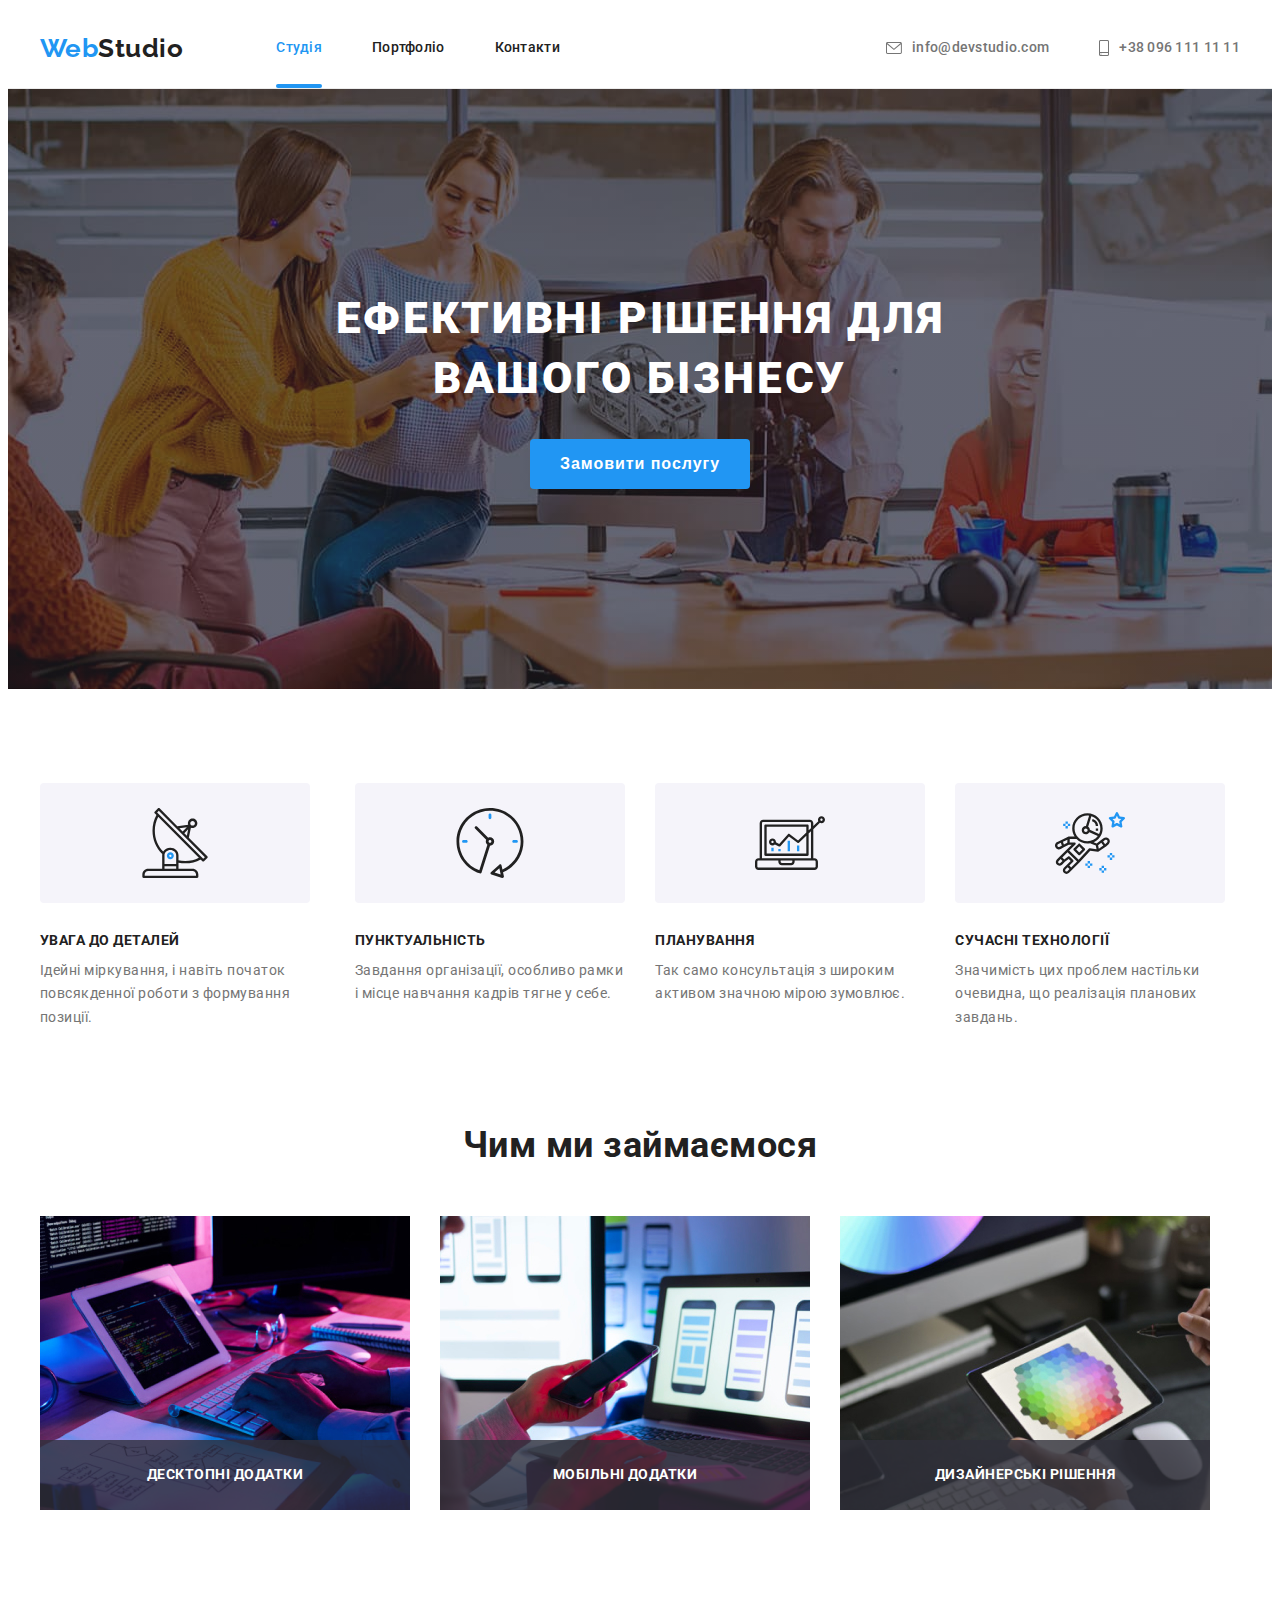
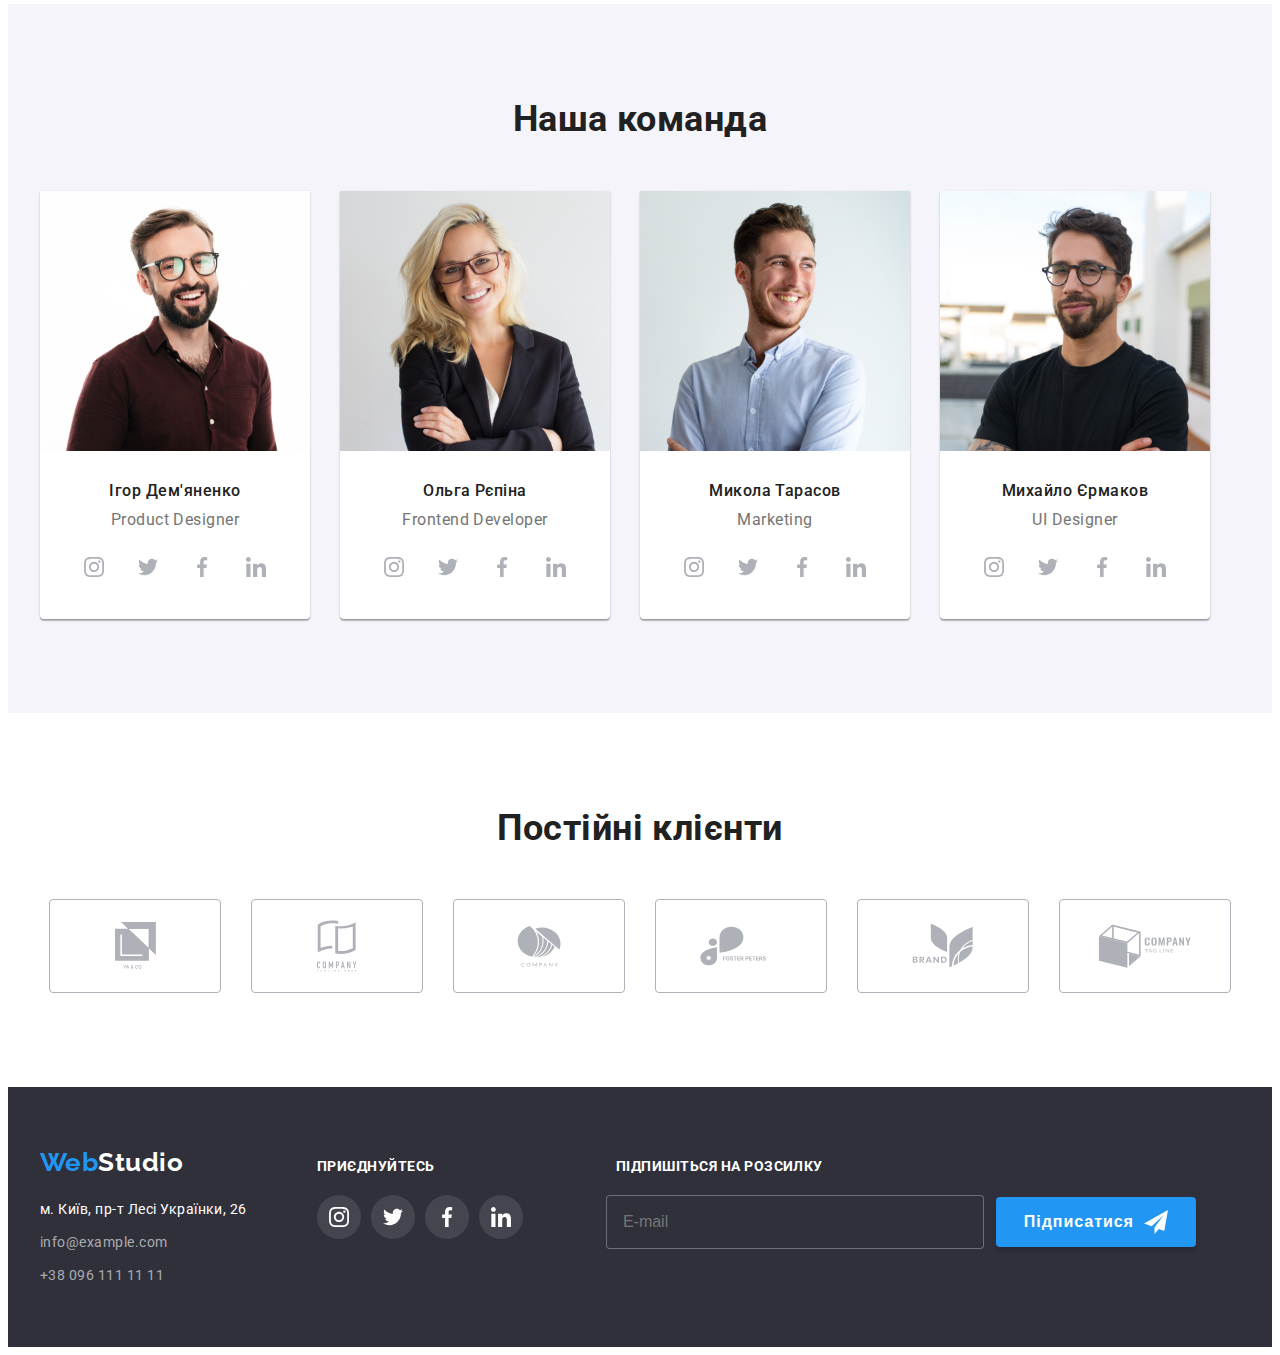
<file: index.html>
<!DOCTYPE html>
<html lang="uk">
<head>
    <meta charset="UTF-8">
    <meta http-equiv="X-UA-Compatible" content="IE=edge">
    <meta name="viewport" content="width=device-width, initial-scale=1.0">
    <title>Студія</title>
    <link rel="preconnect" href="https://fonts.googleapis.com">
    <link rel="preconnect" href="https://fonts.gstatic.com" crossorigin>
    <link href="https://fonts.googleapis.com/css2?family=Raleway:wght@700&family=Roboto:wght@400;500;700;900&display=swap"
        rel="stylesheet">
    <link rel="stylesheet" href="https://cdnjs.cloudflare.com/ajax/libs/modern-normalize/1.1.0/modern-normalize.min.css"
            integrity="sha512-wpPYUAdjBVSE4KJnH1VR1HeZfpl1ub8YT/NKx4PuQ5NmX2tKuGu6U/JRp5y+Y8XG2tV+wKQpNHVUX03MfMFn9Q=="
            crossorigin="anonymous" referrerpolicy="no-referrer">
    <link rel="stylesheet" href="./css/styles.css">
</head>
<body>
                                            <!-- header -->
    <header class="page-header">
        <div class="container page-main-nav">
                                    <!-- header-page-main-nav -->
                <nav class="main-nav">
                    <a href="/" class="logo"><span style="color: #2196F3;">Web</span>Studio</a>
                        <ul class="site-nav list">
                            <li class="item"><a href="./index.html" class="link-studio link">Студія</a></li>
                            <li class="item"><a href="./portfolio.html" class="link">Портфоліо</a></li>
                            <li class="item"><a href="Контакти" class="link">Контакти</a></li>
                        </ul>
                </nav>
                                            <!--header-info-nav -->
                        <ul class="info-nav list">
                            <li class="item"><a href="mailto:info@devstudio.com" class="link mail">
                                <svg class="info-nav-icon-mail" width="16px" height="12px">
                                    <use href="./img/symbol-defs.svg#icon-envelope"></use>
                                </svg> info@devstudio.com</a>
                            </li>

                            <li class="item"><a href="tel:+380961111111" class="link tel">
                                <svg class="info-nav-icon-mobile" width="10px" height="16px">
                                    <use href="./img/symbol-defs.svg#icon-smartphone"></use>
                                </svg>+38 096 111 11 11</a>
                            </li>
                        </ul>
        </div>
    </header>
    <main>
                                            <!-- hero -->
            <section class="hero list">
                <div class="container">
                                        <!-- hero-button -->
                    <h1 class="hero-title list">ЕФЕКТИВНІ РІШЕННЯ ДЛЯ ВАШОГО БІЗНЕСУ</h1>
                    <button type="button" class="button" data-modal-open>Замовити послугу</button>
                </div>
            </section>
                                        <!-- quality-teams-icon -->
            <section class="section produce">
                <h1 class="quality-teams">Команди якості</h1>
                    <div class="container">
                        <ul class="quality list">
                            <li class="icon">
                                <div class="quality-icon-group">
                                    <svg class="icon-group" width="70px" height="70px">
                                        <use href="./img/symbol-defs.svg#icon-antenna-1"></use>
                                    </svg>
                                </div>
                                <h2 class="section-title list">УВАГА ДО ДЕТАЛЕЙ</h2>
                                <p class="section-text list">Ідейні міркування, і навіть початок повсякденної роботи з формування позиції.</p>
                            </li>

                            <li class="icon">
                                <div class="quality-icon-group">
                                    <svg class="icon-group" width="70px" height="70px">
                                        <use href="./img/symbol-defs.svg#icon-clock-1"></use>
                                    </svg>
                                </div>
                                <h2 class="section-title list">ПУНКТУАЛЬНІСТЬ</h2>
                                <p class="section-text list">Завдання організації, особливо рамки і місце навчання кадрів тягне у себе.</p>
                            </li>

                            <li class="icon">
                                <div class="quality-icon-group">
                                    <svg class="icon-group" width="70px" height="70px">
                                        <use href="./img/symbol-defs.svg#icon-diagram-1"></use>
                                    </svg>
                                </div>
                                <h2 class="section-title list">ПЛАНУВАННЯ</h2>
                                <p class="section-text list">Так само консультація з широким активом значною мірою зумовлює.</p>
                            </li>
                            
                            <li class="icon">
                                <div class="quality-icon-group">
                                    <svg class="icon-group" width="70px" height="70px">
                                        <use href="./img/symbol-defs.svg#icon-astronaut-1"></use>
                                    </svg>
                                </div>
                                <h2 class="section-title list">СУЧАСНІ ТЕХНОЛОГІЇ</h2>
                                <p class="section-text list">Значимість цих проблем настільки очевидна, що реалізація планових завдань.</p>
                            </li>
                        </ul>
                    </div>
            </section>
                                        <!--section-subtitle-works  -->
            <section class="section">
                <div class="container">
                    <h2 class="section-subtitle list">Чим ми займаємося</h2>
                        <ul class="page list">
                            
                                <li class="works">
                                    <img src="./img/img.jpg" alt="Создание сайтов" width="370" height="294">
                                    <p class="works-applications">Десктопні додатки</p>
                                </li>
                                
                                <li class="works">
                                    <img src="./img/img(1).jpg" alt="Создание приложений" width="370" height="294">
                                    <p class="works-applications">Мобільні додатки</p>
                                </li>

                                <li class="works">
                                    <img src="./img/img(2).jpg" alt="Дизайн" width="370" height="294">
                                    <p class="works-applications">Дизайнерські рішення</p>
                                </li>
                            
                        </ul>
                    </div>
            </section>
                                        <!-- section-team-card-soc-icons -->
            <section class="section-team">
                <div class="container">
                    <h2 class="section-subtitle list">Наша команда</h2>
                        <ul class="player list">
                            <li class="card"><img src="./img/img3.jpg" alt="Фото участника команды" width="270" height="260">
                            <h3 class="section-name">Ігор Дем'яненко</h3>
                            <p class="section-profession">Product Designer</p>
                                <ul class="soc-icons">
                                    <li class="soc-icons-items">
                                        <a href="#" class="soc-icons-link" target="_blank">
                                        <svg width="20px" height="20px" class="icon">
                                                <use href=".//img/symbol-defs.svg#icon-instagram-2"></use>
                                        </svg></a>
                                    </li>

                                    <li class="soc-icons-items">
                                        <a href="#" class="soc-icons-link" target="_blank">
                                            <svg width="20px" height="20px" class="icon">
                                                <use href=".//img/symbol-defs.svg#icon-twitter-1"></use>
                                            </svg></a>
                                    </li>

                                    <li class="soc-icons-items">
                                        <a href="#" class="soc-icons-link" target="_blank">
                                            <svg width="20px" height="20px" class="icon">
                                                <use href=".//img/symbol-defs.svg#icon-facebook-1"></use>
                                            </svg></a>
                                    </li>

                                    <li class="soc-icons-items">
                                        <a href="#" class="soc-icons-link" target="_blank">
                                            <svg width="20px" height="20px" class="icon">
                                                <use href=".//img/symbol-defs.svg#icon-linkedin-1"></use>
                                            </svg></a>
                                    </li>
                                </ul>
                                
                            <li class="card"><img src="./img/img(4).jpg" alt="Фото участника команды" width="270" height="260">
                            <h3 class="section-name">Ольга Рєпіна</h3>
                            <p class="section-profession">Frontend Developer</p>
                                <ul class="soc-icons">
                                    <li class="soc-icons-items">
                                        <a href="#" class="soc-icons-link" target="_blank">
                                            <svg width="20px" height="20px" class="icon">
                                                <use href="./img/symbol-defs.svg#icon-instagram-2"></use>
                                            </svg>
                                        </a>
                                    </li>
                            
                                    <li class="soc-icons-items">
                                        <a href="#" class="soc-icons-link" target="_blank">
                                            <svg width="20px" height="20px" class="icon">
                                                <use href="./img/symbol-defs.svg#icon-twitter-1"></use>
                                            </svg>
                                        </a>
                                    </li>
                            
                                    <li class="soc-icons-items">
                                        <a href="#" class="soc-icons-link" target="_blank">
                                            <svg width="20px" height="20px" class="icon">
                                                <use href="./img/symbol-defs.svg#icon-facebook-1"></use>
                                            </svg>
                                        </a>
                                    </li>
                            
                                    <li class="soc-icons-items">
                                        <a href="#" class="soc-icons-link" target="_blank">
                                            <svg width="20px" height="20px" class="icon">
                                                <use href="./img/symbol-defs.svg#icon-linkedin-1"></use>
                                            </svg>
                                        </a>
                                    </li>
                                </ul>
                            <li class="card"><img src="./img/img(5).jpg" alt="Фото участника команды" width="270" height="260">
                            <h3 class="section-name">Микола Тарасов</h3>
                            <p class="section-profession">Marketing</p>
                                <ul class="soc-icons">
                                    <li class="soc-icons-items">
                                        <a href="#" class="soc-icons-link" target="_blank">
                                            <svg width="20px" height="20px" class="icon">
                                                <use href="./img/symbol-defs.svg#icon-instagram-2"></use>
                                            </svg>
                                        </a>
                                    </li>
                            
                                    <li class="soc-icons-items">
                                        <a href="#" class="soc-icons-link" target="_blank">
                                            <svg width="20px" height="20px" class="icon">
                                                <use href="./img/symbol-defs.svg#icon-twitter-1"></use>
                                            </svg>
                                        </a>
                                    </li>
                            
                                    <li class="soc-icons-items">
                                        <a href="#" class="soc-icons-link" target="_blank">
                                            <svg width="20px" height="20px" class="icon">
                                                <use href="./img/symbol-defs.svg#icon-facebook-1"></use>
                                            </svg>
                                        </a>
                                    </li>
                            
                                    <li class="soc-icons-items">
                                        <a href="#" class="soc-icons-link" target="_blank">
                                            <svg width="20px" height="20px" class="icon">
                                                <use href="./img/symbol-defs.svg#icon-linkedin-1"></use>
                                            </svg>
                                        </a>
                                    </li>
                                </ul>
                            
                            <li class="card"><img src="./img/img(6).jpg" alt="Фото участника команды" width="270" height="260">
                            <h3 class="section-name">Михайло Єрмаков</h3>
                            <p class="section-profession list">UI Designer</p>
                                <ul class="soc-icons">
                                    <li class="soc-icons-items">
                                        <a href="#" class="soc-icons-link" target="_blank">
                                            <svg width="20px" height="20px" class="icon">
                                                <use href="./img/symbol-defs.svg#icon-instagram-2"></use>
                                            </svg>
                                        </a>
                                    </li>
                            
                                    <li class="soc-icons-items">
                                        <a href="#" class="soc-icons-link" target="_blank">
                                            <svg width="20px" height="20px" class="icon">
                                                <use href="./img/symbol-defs.svg#icon-twitter-1"></use>
                                            </svg>
                                        </a>
                                    </li>
                            
                                    <li class="soc-icons-items">
                                        <a href="#" class="soc-icons-link" target="_blank">
                                            <svg width="20px" height="20px" class="icon">
                                                <use href="./img/symbol-defs.svg#icon-facebook-1"></use>
                                            </svg>
                                        </a>
                                    </li>
                            
                                    <li class="soc-icons-items">
                                        <a href="#" class="soc-icons-link" target="_blank">
                                            <svg width="20px" height="20px" class="icon">
                                                <use href="./img/symbol-defs.svg#icon-linkedin-1"></use>
                                            </svg>
                                        </a>
                                    </li>
                                </ul>
                        </ul>
                </div>
            </section>
                                        <!-- section-subtitle-company-items -->
            <section class="section list">
                <div class="container">
                    <h3 class="section-subtitle list">Постійні клієнти</h3>
                    <ul class="company list">
                        <li class="company-items"><a href="#" class="company-link" target="_blank">
                            <svg width="41px" height="47px" class="company-icon">
                                <use href="./img/symbol-defs.svg#icon-company1"></use>
                            </svg></a>
                        </li>

                        <li class="company-items"><a href="#" class="company-link" target="_blank">
                            <svg width="40px" height="52px" class="company-icon">
                                <use href="./img/symbol-defs.svg#icon-company2"></use>
                            </svg></a>
                        </li>

                        <li class="company-items"><a href="#" class="company-link" target="_blank">
                                <svg width="44px" height="42px" class="company-icon">
                                    <use href="./img/symbol-defs.svg#icon-company3"></use>
                                </svg></a>
                        </li>

                        <li class="company-items"><a href="#" class="company-link" target="_blank">
                                <svg width="84px" height="40px" class="company-icon">
                                    <use href="./img/symbol-defs.svg#icon-company4"></use>
                                </svg></a>
                        </li>

                        <li class="company-items"><a href="#" class="company-link" target="_blank">
                                <svg width="62px" height="45px" class="company-icon">
                                    <use href="./img/symbol-defs.svg#icon-company5"></use>
                                </svg></a>
                        </li>

                        <li class="company-items"><a href="#" class="company-link" target="_blank">
                                <svg width="94px" height="44px" class="company-icon">
                                    <use href="./img/symbol-defs.svg#icon-company6"></use>
                                </svg></a>
                        </li>
                    </ul>
                </div>
            </section>
    </main>
                                    <!-- page-footer-logo-footer-nav -->

<footer class="page-footer">
    <div class="container footer-social list">
        <div class="container-footer list">
            <a href="/" class="footer-logo"><span style="color: #2196F3;">Web</span>Studio</a>
            <address>
                <ul class="footer-nav list">
                    <li class="connection-link"><a href="https://goo.gl/maps/kH2Qosur7JcSxnbW7" target="_blank"
                            class="link">м.
                            Київ, пр-т Лесі Українки, 26</a></li>
                    <li class="connection-info"><a href="mailto:info@example.com" class="info-link">info@example.com</a>
                    </li>
                    <li class="connection-info-link"><a href="tel:+380961111111" class="info-link">+38 096 111 11 11</a>
                    </li>
                </ul>
            </address>
        </div>
                                    <!-- footer-soc-title-soclink -->

        <div class="conteiner footer-soc-icons">
            <p class="footer-soc-title">ПРИЄДНУЙТЕСЬ</p>
                <ul class="footer-soc">
                    <li class="footer-soclink">
                        <a href="#" class="footer-icons-links" target="_blank">
                        <svg width="20px" height="20px" class="footer-icons">
                            <use href="./img/symbol-defs.svg#icon-instagram-2"></use>
                        </svg></a>
                    </li>

                    <li class="footer-soclink">
                        <a href="#" class="footer-icons-links" target="_blank">
                        <svg width="20px" height="20px" class="footer-icons">
                            <use href="./img/symbol-defs.svg#icon-twitter-1"></use>
                        </svg></a>
                    </li>

                    <li class="footer-soclink">
                        <a href="#" class="footer-icons-links" target="_blank">
                        <svg width="20px" height="20px" class="footer-icons">
                            <use href="./img/symbol-defs.svg#icon-facebook-1"></use>
                        </svg></a>
                    </li>

                    <li class="footer-soclink">
                        <a href="#" class="footer-icons-links" target="_blank">
                        <svg width="20px" height="20px" class="footer-icons">
                            <use href="./img/symbol-defs.svg#icon-linkedin-1"></use>
                        </svg></a>
                    </li>
                </ul>
        </div>

        <div class="subscribe-footer">
            <p class="subscribe-footer-text">Підпишіться на розсилку</p>
            <form class="subscribe-footer-form">
                <div class="subscribe-user">
                    <label class="subscribe-label" for="mail"></label>
                    <input class="subscribe-footer-input" type="text" name="user-email" id="mail" placeholder="E-mail">
                </div>
                    <button class="subscribe-button" type="submit">Підписатися
                        <svg width="24px" height="24px" class="fotter-button-icon">
                            <use href="./img/symbol-defs.svg#icon-icon-send"></use></svg>
                    </button>
            </form>
        </div>
    </div>
</footer>
                                        <!-- Модальное окно -->
<div class="backdrop is-hidden"  data-modal>
    <div class="modal">
        <button type="button" class="button-modal-close" data-modal-close >
            <svg width="18px" height="18px" class="modal-icon-close">
                <use href="./img/symbol-defs.svg#icon-close-black-18dp-2-1-1"></use>
            </svg>
        </button>
    
        <form class="modal-form">
            <p class="modal-form-title">Залиште свої дані, ми вам передзвонимо</p>
    
            <div class="modal-form-field">
                <label class="modal-label">Ім'я
                    <span class="modal-input-icon">
                        <input class="modal-input" type="text" name="user-name">
                            <svg width="18px" height="18px" class="modal-icon-name">
                                <use href="./img/symbol-defs.svg#icon-person-black-18dp-1"></use>
                            </svg>
                    </span>
                </label>
            </div>

            <div class="modal-form-field">
                <label class="modal-label">Телефон
                    <span class="modal-input-icon">
                        <input class="modal-input" type="tel" name="user-tel">
                        <svg width="18px" height="18px" class="modal-icon-name">
                            <use href="./img/symbol-defs.svg#icon-phone-black-18dp-1"></use>
                        </svg>
                    </span>
                </label>
            </div>

            <div class="modal-form-field">
                <label class="modal-label">Пошта
                    <span class="modal-input-icon">
                        <input class="modal-input" type="email" name="user-email">
                        <svg width="18px" height="18px" class="modal-icon-name">
                            <use href="./img/symbol-defs.svg#icon-email-black-18dp-1"></use>
                        </svg>
                    </span>
                </label>
            </div>

            <div class="modal-form-field modal-comment">
                <label class="modal-label">Коментар
                    <textarea class="modal-textarea-comment" name="comment" placeholder="Введіть текст"></textarea>
                </label>
            </div>

            
                <label class="modal-label-checkbox">Погоджуюся з розсилкою та приймаю 
                    <a class="terms" href="#">Умови договору</a>
                    <span class="checkbox-icon">
                        <input class="checkbox" type="checkbox" name="topic" value="specific">
                            <svg width="16px" height="15px" class="modal-icon-checkbox">
                                <use href="./img/symbol-defs.svg#icon-icon-check-1"></use>
                            </svg>
                    </span>
                </label>
                
                <button class="form-button" type="submit">Відправити</button>
        </form>
    </div>
</div>

<script src="./js/modal.js"></script>
</body>
</html>
</file>
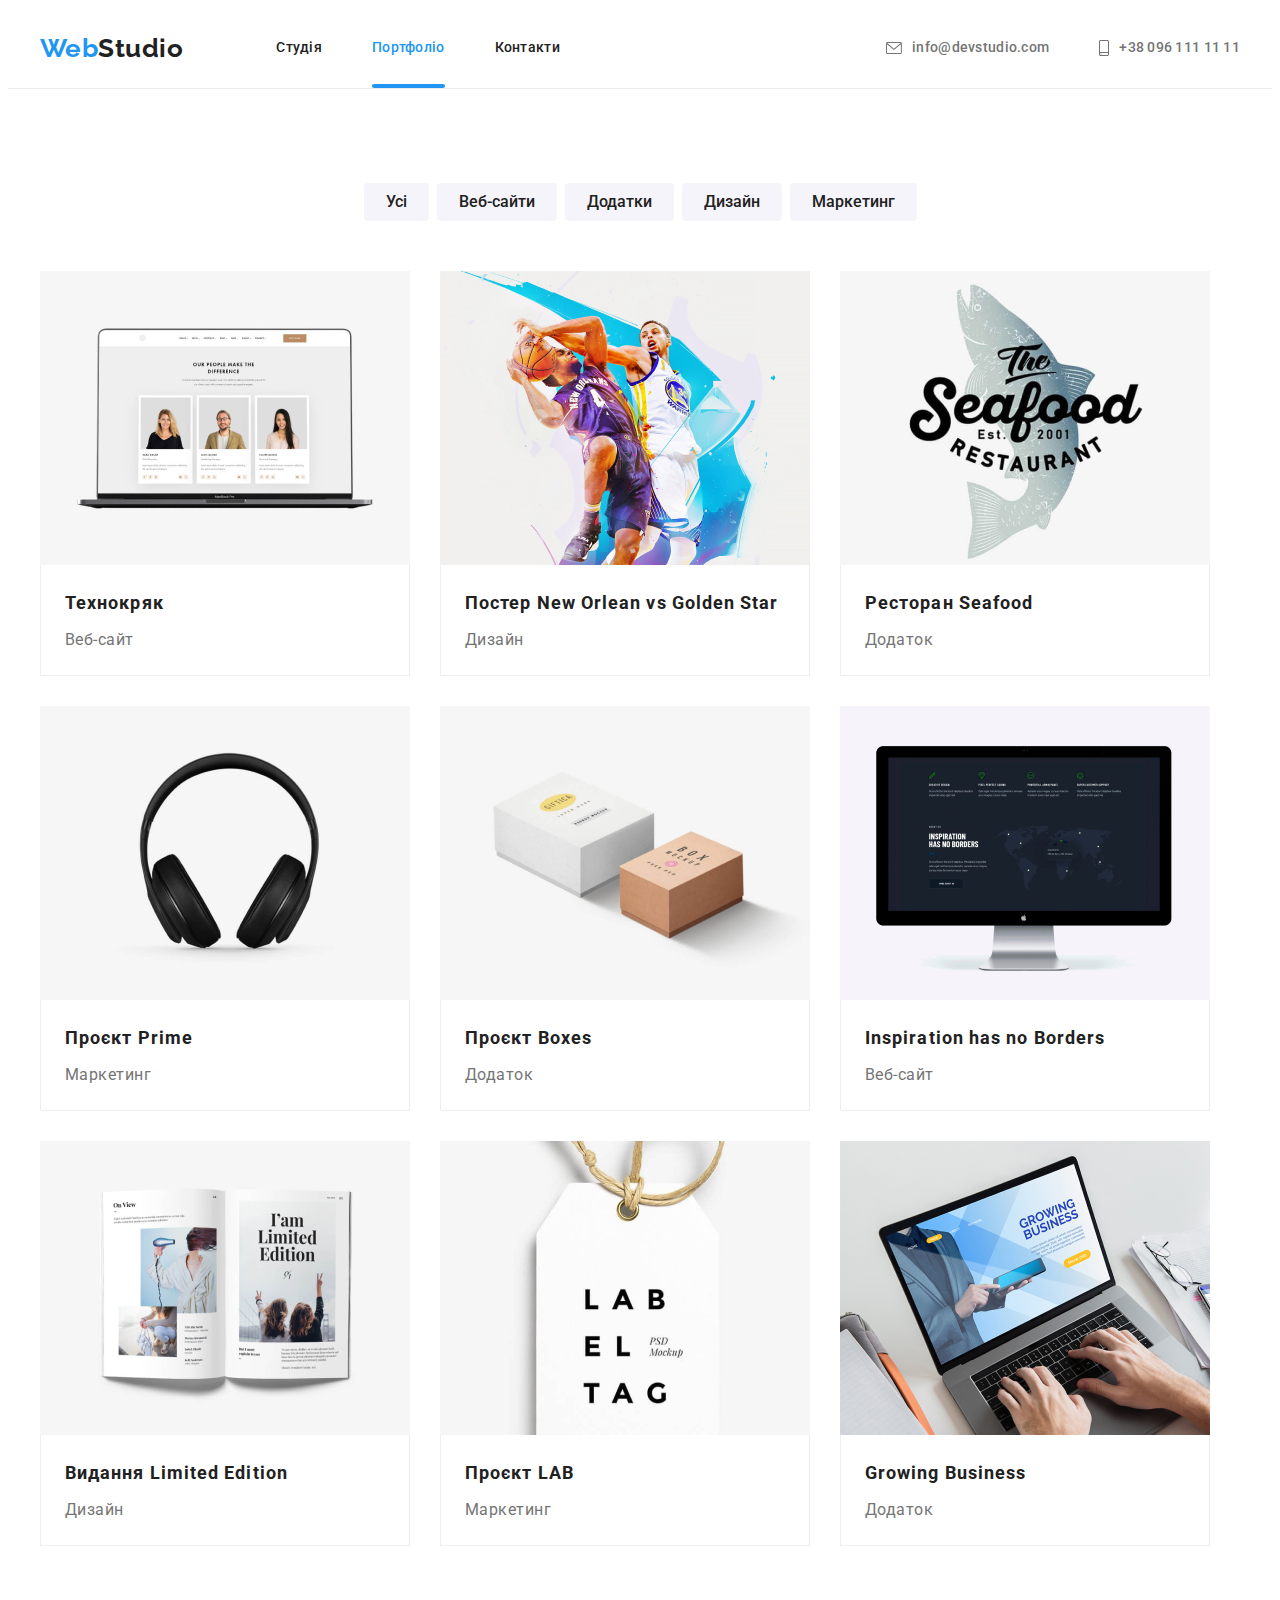
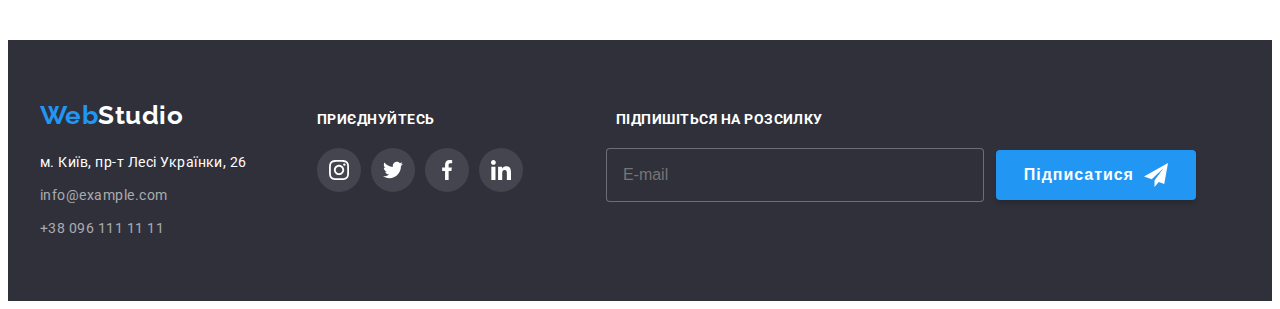
<file: portfolio.html>
<!DOCTYPE html>
<html lang="uk">
<head>
    <meta charset="UTF-8">
    <meta http-equiv="X-UA-Compatible" content="IE=edge">
    <meta name="viewport" content="width=device-width, initial-scale=1.0">
    <title>Портфоліо</title>
    <link rel="preconnect" href="https://fonts.googleapis.com">
    <link rel="preconnect" href="https://fonts.gstatic.com" crossorigin>
    <link href="https://fonts.googleapis.com/css2?family=Raleway:wght@700&family=Roboto:wght@400;500;700;900&display=swap"
        rel="stylesheet">
    <link rel="stylesheet" href="https://cdnjs.cloudflare.com/ajax/libs/modern-normalize/1.1.0/modern-normalize.min.css"
        integrity="sha512-wpPYUAdjBVSE4KJnH1VR1HeZfpl1ub8YT/NKx4PuQ5NmX2tKuGu6U/JRp5y+Y8XG2tV+wKQpNHVUX03MfMFn9Q=="
        crossorigin="anonymous" referrerpolicy="no-referrer">
    <link rel="stylesheet" href="./css/styles.css">
</head>
<body>
                                <!--header  -->
    <header class="page-header">
        <div class="container page-main-nav">
                                <!-- header-page-main-nav -->
            <nav class="main-nav">
                <a href="/" class="logo"><span style="color: #2196F3;">Web</span>Studio</a>
                <ul class="site-nav list">
                    <li class="item"><a href="./index.html" class="link">Студія</a></li>
                    <li class="item"><a href="./portfolio.html" class="link-portfolio link">Портфоліо</a></li>
                    <li class="item"><a href="Контакти" class="link">Контакти</a></li>
                </ul>
            </nav>
                                <!--header-info-nav -->
            <ul class="info-nav list">
                <li class="item"><a href="mailto:info@devstudio.com" class="link mail">
                        <svg class="info-nav-icon-mail" width="16px" height="12px">
                            <use href="./img/symbol-defs.svg#icon-envelope"></use>
                        </svg> info@devstudio.com</a>
                </li>
    
                <li class="item"><a href="tel:+380961111111" class="link tel">
                        <svg class="info-nav-icon-mobile" width="10px" height="16px">
                            <use href="./img/symbol-defs.svg#icon-smartphone"></use>
                        </svg>+38 096 111 11 11</a>
                </li>
            </ul>
        </div>
    </header>
                            <!--hero-filter-quality-teams-filter-button  -->
    <main>
        <section class="hero-filter">
            <div class="container">
            <h1 class="quality-teams">Портфоліо</h1>
                <ul class="filter list">
                    <li class="filter-button"><button type="button" class="button-portfolio">Усі</button></li>    
                    <li class="filter-button"><button type="button" class="button-portfolio">Веб-сайти</button></li>    
                    <li class="filter-button"><button type="button" class="button-portfolio">Додатки</button></li>    
                    <li class="filter-button"><button type="button" class="button-portfolio">Дизайн</button></li>    
                    <li class="filter-button"><button type="button" class="button-portfolio">Маркетинг</button></li>    
                </ul>
                                            <!--figure-figure-link-->
                <ul class="figure list">
                    <li class="products">
                        <a class="figure-link list" href="Веб-сайт">
                            <div class="figure-link-website">
                                <img src="./img/Портфолио/img1.jpg" alt="Веб-сайт" width="370">
                                <p class="website-resource">Ресурс пропонує комплексні пропозиції з різним рівнем функціоналу та сервісів. Все це дозволить відвідувачу отримати
                                        вичерпні відомості про компанію чи приватну особу.</p>
                            </div>
                            <div class="elements-products">
                                <h2 class="figure-title list">Технокряк</h2>
                                <p class="figure-text list">Веб-сайт</p>
                            </div></a>
                    </li>

                    <li class="products">
                        <a class="figure-link list" href="Дизайн">
                            <div class="figure-link-website">
                                <img src="./img/Портфолио/img2.jpg" alt="Дизайн" width="370">
                                <p class="website-resource">Ресурс пропонує комплексні пропозиції з різним рівнем функціоналу та сервісів. Все це
                                        дозволить відвідувачу отримати
                                        вичерпні відомості про компанію чи приватну особу.</p>
                            </div>
                            <div class="elements-products">
                                <h2 class="figure-title list">Постер New Orlean vs Golden Star</h2>
                                <p class="figure-text list">Дизайн</p>
                            </div></a>
                    </li>

                    <li class="products">
                        <a class="figure-link list" href="Додаток">
                            <div class="figure-link-website">
                                <img src="./img/Портфолио/img3.jpg" alt="Додаток" width="370">
                                <p class="website-resource">Ресурс пропонує комплексні пропозиції з різним рівнем функціоналу та сервісів. Все це
                                        дозволить відвідувачу отримати
                                        вичерпні відомості про компанію чи приватну особу.</p>
                            </div>
                            <div class="elements-products">
                                <h2 class="figure-title list">Ресторан Seafood</h2>
                                <p class="figure-text list">Додаток</p>
                            </div></a>
                    </li>

                    <li class="products">
                        <a class="figure-link list" href="Маркетинг">
                            <div class="figure-link-website">
                                <img src="./img/Портфолио/img4.jpg" alt="Маркетинг" width="370">
                                <p class="website-resource">Ресурс пропонує комплексні пропозиції з різним рівнем функціоналу та сервісів. Все це
                                        дозволить відвідувачу отримати
                                        вичерпні відомості про компанію чи приватну особу.</p>
                            </div>
                            <div class="elements-products">
                                <h2 class="figure-title list">Проєкт Prime</h2>
                                <p class="figure-text list">Маркетинг</p>
                            </div></a>
                    </li>

                    <li class="products">
                        <a class="figure-link list" href="Додаток">
                            <div class="figure-link-website">
                                <img src="./img/Портфолио/img5.jpg" alt="Додаток" width="370">
                                <p class="website-resource">Ресурс пропонує комплексні пропозиції з різним рівнем функціоналу та сервісів. Все це
                                        дозволить відвідувачу отримати
                                        вичерпні відомості про компанію чи приватну особу.</p>
                            </div>
                            <div class="elements-products">
                                <h2 class="figure-title list">Проєкт Boxes</h2>
                                <p class="figure-text list">Додаток</p>
                            </div></a>
                    </li>

                    <li class="products">
                        <a class="figure-link list" href="Веб-сайт">
                            <div class="figure-link-website">
                                <img src="./img/Портфолио/img6.jpg" alt="Веб-сайт" width="370">
                                <p class="website-resource">Ресурс пропонує комплексні пропозиції з різним рівнем функціоналу та сервісів. Все це
                                        дозволить відвідувачу отримати
                                        вичерпні відомості про компанію чи приватну особу.</p>
                            </div>
                            <div class="elements-products">
                                <h2 class="figure-title list">Inspiration has no Borders</h2>
                                <p class="figure-text list">Веб-сайт</p>
                            </div></a>
                    </li>

                    <li class="products">
                        <a class="figure-link list" href="Дизайн">
                            <div class="figure-link-website">
                                <img src="./img/Портфолио/img7.jpg" alt="Дизайн" width="370">
                                <p class="website-resource">Ресурс пропонує комплексні пропозиції з різним рівнем функціоналу та сервісів. Все це
                                        дозволить відвідувачу отримати
                                        вичерпні відомості про компанію чи приватну особу.</p>
                            </div>
                            <div class="elements-products">
                                <h2 class="figure-title list">Видання Limited Edition</h2>
                                <p class="figure-text list">Дизайн</p>
                            </div></a>
                    </li>

                    <li class="products">
                        <a class="figure-link list" href="Маркетинг">
                            <div class="figure-link-website">
                                <img src="./img/Портфолио/img8.jpg" alt="Маркетинг" width="370">
                                <p class="website-resource">Ресурс пропонує комплексні пропозиції з різним рівнем функціоналу та сервісів. Все це
                                        дозволить відвідувачу отримати
                                        вичерпні відомості про компанію чи приватну особу.</p>
                            </div>
                            <div class="elements-products">
                                <h2 class="figure-title list">Проєкт LAB</h2>
                                <p class="figure-text list">Маркетинг</p>
                            </div></a>
                    </li>

                    <li class="products">
                        <a class="figure-link list" href="Додаток">
                            <div class="figure-link-website">
                                <img src="./img/Портфолио/img9.jpg" alt="Додаток" width="370">
                                <p class="website-resource">Ресурс пропонує комплексні пропозиції з різним рівнем функціоналу та сервісів. Все це
                                        дозволить відвідувачу отримати
                                        вичерпні відомості про компанію чи приватну особу.</p>
                            </div>
                            <div class="elements-products">
                                <h2 class="figure-title list">Growing Business</h2>
                                <p class="figure-text list">Додаток</p>
                            </div></a>
                    </li>
                </ul>
            </div>
        </section>
    </main>
                                        <!-- page-footer-logo-footer-nav -->
    <footer class="page-footer">
        <div class="container footer-social list">
            <div class="container-footer list">
                <a href="/" class="footer-logo"><span style="color: #2196F3;">Web</span>Studio</a>
                <address>
                    <ul class="footer-nav list">
                        <li class="connection-link"><a href="https://goo.gl/maps/kH2Qosur7JcSxnbW7" target="_blank"
                                class="link">м.
                                Київ, пр-т Лесі Українки, 26</a></li>
                        <li class="connection-info"><a href="mailto:info@example.com" class="info-link">info@example.com</a>
                        </li>
                        <li class="connection-info-link"><a href="tel:+380961111111" class="info-link">+38 096 111 11 11</a>
                        </li>
                    </ul>
                </address>
            </div>
                                    <!-- footer-soc-title-soclink -->
    
            <div class="conteiner footer-soc-icons">
                <p class="footer-soc-title">ПРИЄДНУЙТЕСЬ</p>
                <ul class="footer-soc">
                    <li class="footer-soclink">
                        <a href="#" class="footer-icons-links" target="_blank">
                            <svg width="20px" height="20px" class="footer-icons">
                                <use href="./img/symbol-defs.svg#icon-instagram-2"></use>
                            </svg></a>
                    </li>
    
                    <li class="footer-soclink">
                        <a href="#" class="footer-icons-links" target="_blank">
                            <svg width="20px" height="20px" class="footer-icons">
                                <use href="./img/symbol-defs.svg#icon-twitter-1"></use>
                            </svg></a>
                    </li>
    
                    <li class="footer-soclink">
                        <a href="#" class="footer-icons-links" target="_blank">
                            <svg width="20px" height="20px" class="footer-icons">
                                <use href="./img/symbol-defs.svg#icon-facebook-1"></use>
                            </svg></a>
                    </li>
    
                    <li class="footer-soclink">
                        <a href="#" class="footer-icons-links" target="_blank">
                            <svg width="20px" height="20px" class="footer-icons">
                                <use href="./img/symbol-defs.svg#icon-linkedin-1"></use>
                            </svg></a>
                    </li>
                </ul>
            </div>
    
            <div class="subscribe-footer">
                <p class="subscribe-footer-text">Підпишіться на розсилку</p>
                <form class="subscribe-footer-form">
                    <div class="subscribe-user">
                        <label class="subscribe-label" for="mail"></label>
                        <input class="subscribe-footer-input" type="text" name="user-email" id="mail" placeholder="E-mail">
                    </div>
                    <button class="subscribe-button" type="submit">Підписатися
                        <svg width="24px" height="24px" class="fotter-button-icon">
                            <use href="./img/symbol-defs.svg#icon-icon-send"></use>
                        </svg>
                    </button>
                </form>
            </div>
        </div>
    </footer>
</body>
</html>
</file>
<file: css/styles.css>
:root {
    --main-text-color: #FFFFFF;
    --header-section-text-color: #212121;
    --section-subtitle-color: #757575;
    --focus-color: #2196F3;
    --button-color: #F5F4FA;
    --hero-filter-color: #F5F5F5;
}

body {
    max-width: 1600px;
    background-color: #FFFFFF;
    color: var(--header-section-text-color);
    font-family: Roboto, sans-serif;
    letter-spacing: 0.03em;
}

.list {
    list-style: none;
    padding: 0;
    margin: 0;
}

.container {
    width: 1200px;
    padding-left: 15px;
    padding-right: 15px;
    margin: 0 auto;
}

h1,h2,h3,h4,h5,h6,p,ul,li {
    margin: 0;
    padding: 0;
}

/* --------page-header-------- */
.page-header {
    border-bottom: 1px solid #ECECEC;
}
/* ---page-main-nav--- */
.page-main-nav {
    display: flex;
    align-items: center;
}

/* ---------main-nav---------- */
.main-nav {
    display: flex;
    align-items: center;
}
/* ---------Logo---------- */
.logo {
    display: inline-block;

    text-decoration: none;
    color: var(--header-section-text-color);
    font-family: Raleway, sans-serif;
    font-weight: 700;
    font-size: 26px;
    line-height: 1.19;
}

.logo:hover .logo:focus {
    color: var(--focus-color);
}

/* ------------site-nav---------- */
.site-nav {
    display: flex;
    margin-left: 93px;
}

.site-nav .item + .item {
    margin-left: 50px;
}

.site-nav .link {
    position: relative;

    display: block;
    padding-top: 32px;
    padding-bottom: 32px;
    
    text-decoration: none;
    color: var(--header-section-text-color);
    font-weight: 500;
    font-size: 14px;
    line-height: 1.14;
    letter-spacing: 0.02em;

    transition: color 250ms cubic-bezier(0.4, 0, 0.2, 1);
}
                /* header-link-studio */
.link-studio::after {
    content: "";

    position: absolute;
    bottom: 0;
    left: 0;
    width: 100%;
    height: 4px;

    background-color: var(--focus-color);
    border-radius: 4px;
}
                /* header-link-portfolio */
.link-portfolio::after {
    content: "";

    position: absolute;
    bottom: 0;
    left: 0;
    width: 100%;
    height: 4px;

    background-color: var(--focus-color);
    border-radius: 4px;
}

.site-nav .link-studio.link {
    color: #2196F3;
}

.site-nav .link-portfolio.link {
    color: #2196F3;
}

.site-nav .link:hover,
.site-nav .link:focus {
    color: var(--focus-color);
}

        /* ------------info-nav---------- */
.info-nav {
    display: flex;
    margin-left: auto;
    gap: 50px;
}

.info-nav .item {
    margin-left: auto;
}

.info-nav .link {
    display: flex;
    align-items: center;

    padding-top: 32px;
    padding-bottom: 32px;

    text-decoration: none;
    color: var(--section-subtitle-color);
    font-weight: 500;
    font-size: 14px;
    line-height: 1.14;
    letter-spacing: 0.02em;
    
    transition: color 250ms cubic-bezier(0.4, 0, 0.2, 1);
}

.info-nav-icon-mail, .info-nav-icon-mobile  {
    margin-right: 10px;
    fill: currentColor;
}

.info-nav-icon-mail .info-nav-icon-mobile:hover {
    fill: #2196F3;
}

.info-nav .link:hover,
.info-nav .link:focus {
    color: var(--focus-color);
}

    /* ---------Hero---------- -*/
.hero {
    padding: 200px 0px;
    text-align: center;

    background-color: #2F303A;
    background-image: linear-gradient(to right, rgba(47, 48, 58, 0.4), rgba(47, 48, 58, 0.4)), url(../img/Главный\ фон.jpg);
    background-position: center;
}

.hero-title {
    width: 696px;
    margin: 0px auto 30px;

    color: var(--main-text-color);
    font-weight: 900;
    font-size: 44px;
    line-height: 1.36;
    letter-spacing: 0.06em;
    text-transform: uppercase;
}

/* ----------button-studio---------- */

.button-portfolio {
    cursor: pointer;
}

.button {
    border: 0;
    border-radius: 4px;
    padding: 10px 30px;
    cursor: pointer;

    background-color: var(--focus-color);

    color: #FFFFFF;
    font-weight: 700;
    font-size: 16px;
    line-height: 1.87;
    letter-spacing: 0.06em;
    text-align: center;

    transition: opacity 250ms cubic-bezier(0.4, 0, 0.2, 1);
}

.hero .button:hover,
.hero .button:focus {
    opacity: 0.9;
}
/* ------------Portfolio---------- */
.hero-filter {
    padding: 94px 0px;
}

.filter {
    display: flex;
    justify-content: center;
    gap: 8px;
    margin-bottom: 50px;
}
/* ----------button-portfolio---------- */
.button-portfolio {
    border: 0;
    border-radius: 4px;
    padding: 6px 22px;

    background-color: var(--button-color);
    color: var(--header-section-text-color);
    
    font-weight: 500;
    font-size: 16px;
    line-height: 1.63;
    text-align: center;
    font-family: inherit;

    transition: background-color 250ms cubic-bezier(0.4, 0, 0.2, 1),
                color 250ms cubic-bezier(0.4, 0, 0.2, 1),
                box-shadow 250ms cubic-bezier(0.4, 0, 0.2, 1);
    /* transition-property: background-color;
    transition-duration: 250ms;
    transition-timing-function: cubic-bezier(0.4, 0, 0.2, 1); */
}

.hero-filter .button-portfolio:focus,
.hero-filter .button-portfolio:hover {
    background-color: var(--focus-color);
    color: var(--main-text-color);
    box-shadow: 0px 3px 1px 0px #0000001A;
}

/* ----------section-quality--------- */
.quality-teams {
    visibility: hidden;
    position: absolute;
}

.section {
    padding-top: 94px;
    padding-bottom: 94px;
}

.produce {
    padding-bottom: 0px;
}

.quality {
    display: flex;
    gap: 30px;
}

.quality .section-title + .section-title {
    margin-right: 30px;
}

.icon {
    display: block;
}

.quality-icon-group {
    display: flex;
    width: 270px;
    height: 120px;
    align-items: center;
    justify-content: center;

    border-radius: 4px;
    background-color: var(--button-color);
    margin-bottom: 30px;
}

.section-title {    
    color: var(--header-section-text-color);
    font-weight: 700;
    font-size: 14px;
    line-height: 1.14;
    text-transform: uppercase;

    margin-bottom: 10px;
}

.section-text {
    color: var(--section-subtitle-color);

    font-size: 14px;
    line-height: 1.71;
}

.section-subtitle {
    margin-bottom: 50px;
    
    font-weight: 700;
    font-size: 36px;
    line-height: 1.17;
    text-align: center;
}
/* -------------page -works-----------*/
.page {
    display: flex;
    gap: 30px;
}

img {
    display: block;
    max-width: 100%;
    height: auto;
}

.works {
    position: relative;
}

.works-applications {
    display: flex;
    align-items: center;
    justify-content: center;

    position: absolute;
    bottom: 0px;
    left: 0px;
    
    width: 370px;
    height: 70px;
    
    font-size: 14px;
    font-weight: 700;
    line-height: 1.14;
    text-transform: uppercase;
    
    color: var(--main-text-color);
    background-color: rgba(47, 48, 58, 0.8);
}
/* ----------section-team--------- */
.section-team {
    background-color: #F5F4FA;
    padding: 94px 0px;
}

.player {
    display: flex;
    gap: 30px;
}

.card {
    background-color: var(--main-text-color);
    box-shadow: 0px 1px 3px rgba(0, 0, 0, 0.122), 0px 1px 1px rgba(0, 0, 0, 0.14), 0px 2px 1px rgba(0, 0, 0, 0.2);
    border-radius: 0px 0px 4px 4px;
}

.section-name {
    padding-top: 30px;
    margin-bottom: 10px;
    
    font-weight: 500;
    font-size: 16px;
    line-height: 1.19;
    text-align: center;
}

.section-profession {
    padding-bottom: 16px;

    color: var(--section-subtitle-color);

    font-weight: 400;
    font-size: 16px;
    line-height: 1.19;
    text-align: center;
}
/* ----------soc-icons---------- */

.soc-icons {
    display: flex;
    gap: 10px;
    justify-content: center;
    align-items: center;
    padding-bottom: 30px;
    list-style-type: none;
}

.soc-icons-items {
    width: 44px;
    height: 44px;
}

.soc-icons-link {
    display: flex;
    width: 100%;
    height: 100%;

    background-color:var(--main-text-color);
    color: #AFB1B8;

    border-radius: 50%;
    justify-content: center;
    align-items: center;

    transition: background-color 250ms cubic-bezier(0.4, 0, 0.2, 1), 
                color 250ms cubic-bezier(0.4, 0, 0.2, 1);
}

.soc-icons-link:hover {
    color: #FFFFFF;
    background-color: #2196F3;
}

.icon {
    fill: currentColor;
}

/* ----------section-company ------------*/
.company {
    display: flex;
    gap: 30px;
    justify-content: center;
    align-items: center;
    list-style-type: none;
}

.company-link {
    display: flex;
    width: 170px;
    height: 92px;
    justify-content: center;
    align-items: center;

    border: 1px solid #AFB1B8;
    border-radius: 4px;

    color: #AFB1B8;

    transition: color 250ms cubic-bezier(0.4, 0, 0.2, 1), 
                border-color 250ms cubic-bezier(0.4, 0, 0.2, 1);
}

.company-link:hover {
    color: #2196F3;
    border-color: #2196F3;
}

.company-icon {
    fill: currentColor;
}

/* ----------figure-portfolio--------- */
.figure {
    display: flex;
    flex-wrap: wrap;
    flex-basis: calc(100% /3);
    gap: 30px;
}

.products {
    box-sizing: border-box;
}

.figure-link {
    display: block;
    text-decoration: none;
    transition: box-shadow 250ms cubic-bezier(0.4, 0, 0.2, 1);
}

.figure-link-website {
    position: relative;
    overflow: hidden;
}

.website-resource {
    position: absolute;
    top: 0px;
    left: 0px;
    width: 100%;
    height: 100%;

    background-color: rgba(33, 150, 243, 0.9);

    color: var(--main-text-color);
    font-weight: 400;
    font-size: 18px;
    line-height: 1.56;
    padding: 63px 24px;

    transform: translateY(100%);
    opacity: 0;

    transition: transform 250ms cubic-bezier(0.4, 0, 0.2, 1),
                opacity 250ms cubic-bezier(0.4, 0, 0.2, 1);
}


.figure-link:hover .website-resource {
    opacity: 1;
    transform: translateY(0);
}

.elements-products {
    padding: 20px 24px;
    border:  1px solid #EEEEEE;
    border-top: none;
}

.figure-link:hover {
    box-shadow: 1px 4px 6px 0px #00000029;
}

.figure-title {
    margin-bottom: 4px;
    color: var(--header-section-text-color);
    font-weight: 700;
    font-size: 18px;
    line-height: 2;
    letter-spacing: 0.06em;
}

.figure-text {
    color: var(--section-subtitle-color);
    font-weight: 400;
    font-size: 16px;
    line-height: 1.88;
}


/* ----------footer--------- */
.page-footer { 
    background-color: #2F303A;
    padding: 60px 0px;
}

.footer-social {
    display: flex;
    align-items: baseline;
}

.footer-logo {
    display: inline-block;
    margin-bottom: 20px;

    font-family: 'Raleway', sans-serif;
    font-weight: 700;
    font-size: 26px;
    line-height: 1.19;
    text-decoration: none;
    color: var(--main-text-color);
}

.footer-nav .link:hover,
.footer-nav .link:focus {
    color: var(--focus-color);
}

.footer-nav .link {
    text-decoration: none;
    font-style: normal;
    color: var(--main-text-color);
    font-size: 14px;
    line-height: 1.71;

    transition: color 250ms cubic-bezier(0.4, 0, 0.2, 1);
}

.footer-nav {
    display: flex;
    flex-direction: column;
    gap: 9px;
}

.footer-nav .info-link {
    font-style: normal;
    text-decoration: none;
    color: rgba(255, 255, 255, 0.6);
    font-size: 14px;
    line-height: 1.71;

    transition: color 250ms cubic-bezier(0.4, 0, 0.2, 1);
}

.footer-nav .info-link:hover,
.footer-nav .info-link:focus {
    color: var(--focus-color);
}

.footer-soc-title {
    margin-bottom: 20px;
    font-size: 14px;
    font-weight: 700;
    line-height: 1.14;
    text-transform: uppercase;
    color: #fff;
}

.footer-soc-icons {
    display: block;
    width: 206px;
    height: 80px;
    margin-left: 70px;
}

.footer-soc {
    display: flex;
    gap: 10px;
    align-items: center;
}

.footer-soclink {
    width: 44px;
    height: 44px;
    list-style-type: none;
}

.footer-icons-links {
    display: flex;
    justify-content: center;
    width: 100%;
    height: 100%;
    align-items: center;
    border-radius: 50%;

    background-color: rgba(255, 255, 255, 0.1);
    color: var(--main-text-color);

    transition: background-color 250ms cubic-bezier(0.4, 0, 0.2, 1);
                color: 250ms cubic-bezier(0.4, 0, 0.2, 1);
}

.footer-icons-links:hover {
    background-color: #2196F3;
}

.footer-icons {
    fill: currentColor;
}

            /*Рассылка-- subscribe-footer */
.subscribe-footer {
    display: block;
    margin-left: 93px;
    width: 570px;
    height: 86px;
}

.subscribe-footer-text {
    margin-bottom: 20px;

    font-size: 14px;
    font-weight: 700;
    line-height: 1.14;
    text-transform: uppercase;
    color: #fff;
}

.subscribe-user {
    margin-right: 12px;
}

.subscribe-footer-form {
    display: flex;
    justify-content: center;
    align-items: center;
}

.subscribe-footer-input {
    display: flex;
    width: 358px;
    height: 50px;

    padding-left: 16px;
    font-size: 16px;
    font-weight: 400;
    line-height: 1.25;
    color: var(--main-text-color);
    

    border: 1px solid rgba(255, 255, 255, 0.3);
    border-radius: 4px;
    background-color: rgba(47, 48, 58, 1);
    
}

.subscribe-button {
    display: flex;
    justify-content: center;
    align-items: center;

    min-width: 200px;
    height: 50px;
    padding: 10px;

    font-size: 16px;
    font-weight: 700;
    line-height: 1.88;
    letter-spacing: 0.06em;
    color: var(--main-text-color);
    text-align: center;

    cursor: pointer;

    border-radius: 4px;
    border-width: 0;
    background-color: #2196F3;
    box-shadow: 0px 4px 4px 0px rgba(0, 0, 0, 0.15);

    transition: opacity 250ms cubic-bezier(0.4, 0, 0.2, 1);
}

.subscribe-button:hover {
    opacity: 0.9;
}
.fotter-button-icon {
    padding-left: 10px;
    fill: var(--main-text-color);
}

        /* backdrop----Молальное окно */
.backdrop.is-hidden {
    opacity: 0;
    pointer-events: none;
    visibility: hidden;
}

.backdrop {
    position: fixed;
    top: 0;
    left: 0;
    width: 100%;
    height: 100%;

    background-color: rgba(0, 0, 0, 0.2);

    opacity: 1;
    transition: opacity 250ms cubic-bezier(0.4, 0, 0.2, 1),
                visibility 250ms cubic-bezier(0.4, 0, 0.2, 1);
}

.modal {
    display: flex;
    justify-content: flex-end;
    padding: 40px 40px;

    position: absolute;
    top: 50%;
    left: 50%;
    
    width: 528px;
    height: 581px;
    
    background-color: var(--main-text-color);
    border-radius: 4px;
    box-shadow: 0px 2px 1px 0px #00000033;
    
    transform: translate(-50%, -50%) scale(1);
    transition: transform 250ms cubic-bezier(0.4, 0, 0.2, 1);
}

.backdrop.is-hidden .modal {
    transform: translate(-50%, -50%) scale(0.9);
}

.button-modal-close {
    position: absolute;
    top: 8px;
    right: 8px;
    width: 30px;
    height: 30px;

    display: flex;
    justify-content: center;
    align-items: center;
    cursor: pointer;

    border-radius: 50%;
    border:  1px solid rgba(0, 0, 0, 0.1) ;

    color: #000000;
    background-color: var(--main-text-color);

    transition: color 250ms cubic-bezier(0.4, 0, 0.2, 1);
}

.button-modal-close:hover {
    color: #2196F3;
}

.button-modal-close:hover {
    fill: currentColor;
}

.modal-form {
    width: 100%;
}

.modal-form-title {
    margin-bottom: 12px;

    font-size: 20px;
    font-weight: 700;
    line-height: 1.15;
    text-align: center;
    vertical-align: top;
    color: var(--header-section-text-color);    
}

.modal-form-field {
    display: flex;
    flex-direction: column;
    margin-bottom: 10px;
}

.modal-input-icon {
    display: block;
    position: relative;
    margin-top: 4px;
}

.modal-input-icon:hover {
    fill: currentColor;
}

.modal-icon-name {
    position: absolute;
    top: 50%;
    left: 15px;
    transform: translateY(-50%);

    transition: fill 250ms cubic-bezier(0.4, 0, 0.2, 1);
}

.modal-input:hover + .modal-icon-name {
    fill: var(--focus-color);
}

.modal-label {
    font-weight: 400;
    font-size: 12px;
    line-height: 1.17;
    color: rgba(117, 117, 117, 1);
    letter-spacing: 0.01em;   
}

.modal-input {
    display: block;
    width: 100%;
    cursor: pointer;

    margin: 0;
    padding: 12px 0px 12px 42px;
    outline: none;

    border: 1px solid rgba(33, 33, 33, 0.2);
    border-radius: 4px;

    transition: border-color 250ms cubic-bezier(0.4, 0, 0.2, 1);
}

.modal-input:hover {
    border-color: var(--focus-color);
}

.modal-comment {
    margin-bottom: 20px;
}

.modal-textarea-comment {
    resize: none;

    display: block;
    width: 100%;
    height: 120px;
    cursor: pointer;

    font-weight: 400;
    line-height: 1.17;
    letter-spacing: 0.01em;
    font-size: 12px;

    padding: 12px 16px;
    margin-top: 4px;

    border: 1px solid rgba(33, 33, 33, 0.2);
    border-radius: 4px;
    outline: none;

    transition: border-color 250ms cubic-bezier(0.4, 0, 0.2, 1);
}

.modal-textarea-comment:hover {
    border-color: var(--focus-color);
}

.modal-label-checkbox {
    position: relative;

    display: flex;
    justify-content: center;
    align-items: center;
    
    font-weight: 400;
    line-height: 1.71;
    font-size: 14px;
    text-align: center;
    color: var(--section-subtitle-color);
}

.checkbox-icon {
    display: block;
    position: absolute;
    top: 45%;
    left: 5px;
    width: 16px;
    height: 15px;

    display: block;
    justify-content: center;

    margin-right: 7px;

    transform: translateY(-50%);

    border: 2px solid #212121;
    border-radius: 2px;
}

.checkbox {
    position: absolute;
    width: 1px;
    height: 1px;
    margin: -1px;
    padding: 0;
    overflow: hidden;
    border: 0;
    clip: rect(0 0 0 0);
}

.modal-icon-checkbox {
    position: absolute;
    top: 0;
    left: 0;

    width: 16px;
    height: 15px;
    
    transform: translate(-13%, -13%);
    opacity: 0;

    transition: opacity 250ms cubic-bezier(0.4, 0, 0.2, 1);
}

.checkbox:checked + .modal-icon-checkbox {
    opacity: 1;
}

.terms {
    color: var(--focus-color);
}

.form-button {
    display: block;
    margin: 0 auto;
    justify-content: center;
    align-items: center;

    width: 200px;
    height: 50px;
    margin-top: 30px;

    cursor: pointer;

    padding: 10px 52px;
    border-width: 0;
    border-radius: 4px;

    font-weight: 700;
    line-height: 1.88;
    font-size: 16px;
    text-align: center;
    letter-spacing: 0.06em;

    background-color: var(--focus-color);
    color: var(--main-text-color);

    transition: opacity 250ms cubic-bezier(0.4, 0, 0.2, 1);
}

.form-button:hover {
    opacity: 0.9;
}
</file>
